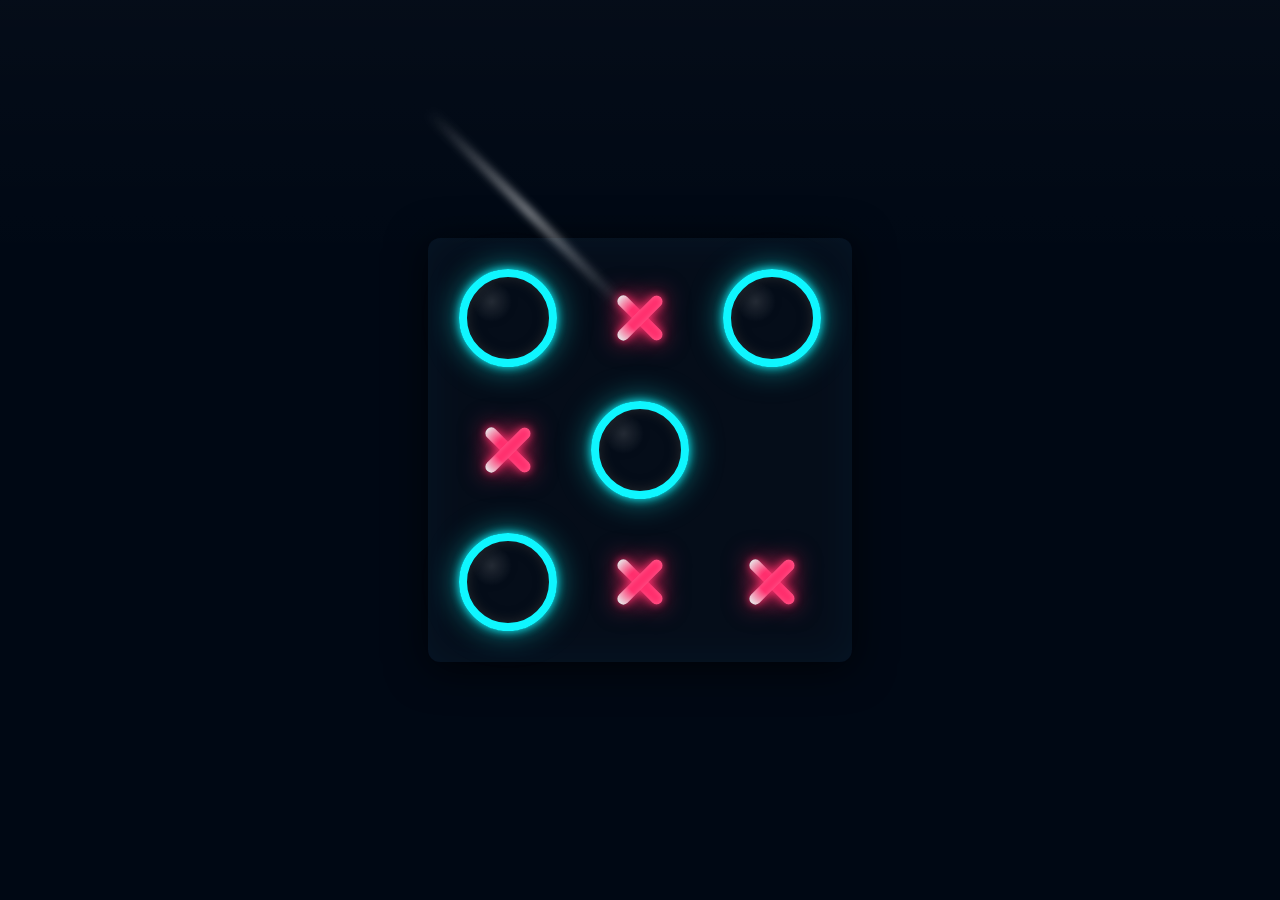
<file: tic-tac-toe-game/html/test.html>
<!DOCTYPE html>
<html>
  <head>
    <meta charset="utf-8" />
    <meta name="viewport" content="width=device-width,initial-scale=1" />
    <title>Neon X and O (CSS)</title>
    <style>
      :root {
        --bg: #000814;
        --grid-line: rgba(0, 150, 255, 0.08);
      }

      body {
        margin: 0;
        min-height: 100vh;
        display: flex;
        align-items: center;
        justify-content: center;
        background: linear-gradient(
            180deg,
            rgba(255, 255, 255, 0.02),
            transparent 30%
          ),
          var(--bg);
        font-family: system-ui, -apple-system, "Segoe UI", Roboto,
          "Helvetica Neue", Arial;
      }

      .board {
        display: grid;
        grid-template-columns: repeat(3, 120px);
        grid-template-rows: repeat(3, 120px);
        gap: 12px;
        padding: 20px;
        background: rgba(255, 255, 255, 0.02);
        border-radius: 12px;
        box-shadow: 0 6px 40px rgba(0, 0, 0, 0.7);
      }

      /* optional faint glowing grid effect */
      .board::before {
        content: "";
        position: absolute;
        pointer-events: none;
        inset: 0;
        border-radius: 12px;
        box-shadow: 0 0 40px rgba(0, 150, 255, 0.06) inset;
        mix-blend-mode: screen;
      }

      .cell {
        position: relative;
        width: 120px;
        height: 120px;
        display: flex;
        align-items: center;
        justify-content: center;
        background: transparent;
      }

      /* base glow shared helper */
      .neon {
        position: relative;
        filter: drop-shadow(0 0 6px rgba(0, 0, 0, 0.6));
        will-change: transform;
      }

      /* O: circular ring */
      .neon.o {
        --c: #0ff6ff; /* ring color */
        width: 82px;
        height: 82px;
        border-radius: 50%;
        border: 8px solid var(--c);
        box-shadow: 0 0 10px var(--c),
          0 0 30px color-mix(in srgb, var(--c) 60%, white 0%),
          inset 0 0 12px rgba(255, 255, 255, 0.15);
        background: radial-gradient(
          circle at 30% 30%,
          rgba(255, 255, 255, 0.12),
          transparent 25%
        );
        /* tiny highlight sliver across ring */
      }

      /* X: built from two bars */
      .neon.x {
        --c: #ff2e6d; /* X color */
        width: 82px;
        height: 82px;
        transform: rotate(0deg);
        /* center anchor for pseudo elements */
      }
      .neon.x::before,
      .neon.x::after {
        content: "";
        position: absolute;
        left: 50%;
        top: 50%;
        width: 72%;
        height: 12px;
        transform-origin: center;
        background: linear-gradient(
          90deg,
          rgba(255, 255, 255, 0.9) 0%,
          var(--c) 30%,
          var(--c) 100%
        );
        border-radius: 6px;
        box-shadow: 0 0 8px var(--c), 0 0 24px var(--c),
          inset 0 0 6px rgba(255, 255, 255, 0.25);
      }
      .neon.x::before {
        transform: translate(-50%, -50%) rotate(45deg);
      }
      .neon.x::after {
        transform: translate(-50%, -50%) rotate(-45deg);
      }

      /* bright diagonal streak (like the screenshot) */
      .streak {
        position: absolute;
        pointer-events: none;
        width: 280px;
        height: 6px;
        background: linear-gradient(
          90deg,
          transparent,
          rgba(255, 255, 255, 0.9),
          transparent
        );
        transform: rotate(45deg);
        top: -30px;
        left: -40px;
        filter: blur(4px);
        opacity: 0.8;
        mix-blend-mode: screen;
      }

      /* small flicker animation to feel "neon" */
      @keyframes neonFlicker {
        0% {
          opacity: 1;
          filter: drop-shadow(0 0 10px);
        }
        50% {
          opacity: 0.95;
          transform: scale(1);
        }
        100% {
          opacity: 1;
        }
      }
      .neon {
        animation: neonFlicker 3s infinite ease-in-out;
      }

      /* responsive scale */
      @media (max-width: 420px) {
        .board {
          grid-template-columns: repeat(3, 84px);
          grid-template-rows: repeat(3, 84px);
          gap: 8px;
          padding: 14px;
        }
        .cell {
          width: 84px;
          height: 84px;
        }
        .neon.o,
        .neon.x {
          width: 56px;
          height: 56px;
        }
        .neon.x::before,
        .neon.x::after {
          height: 9px;
          width: 68%;
        }
      }
    </style>
  </head>
  <body>
    <div style="position: relative">
      <div class="board" aria-hidden="true">
        <div class="cell"><div class="neon o"></div></div>
        <div class="cell"><div class="neon x"></div></div>
        <div class="cell"><div class="neon o"></div></div>

        <div class="cell"><div class="neon x"></div></div>
        <div class="cell"><div class="neon o"></div></div>
        <div class="cell"><!-- empty --></div>

        <div class="cell"><div class="neon o"></div></div>
        <div class="cell"><div class="neon x"></div></div>
        <div class="cell"><div class="neon x"></div></div>
      </div>

      <!-- diagonal streak to match screenshot (move/rotate as needed) -->
      <div class="streak"></div>
    </div>
  </body>
</html>
</file>
